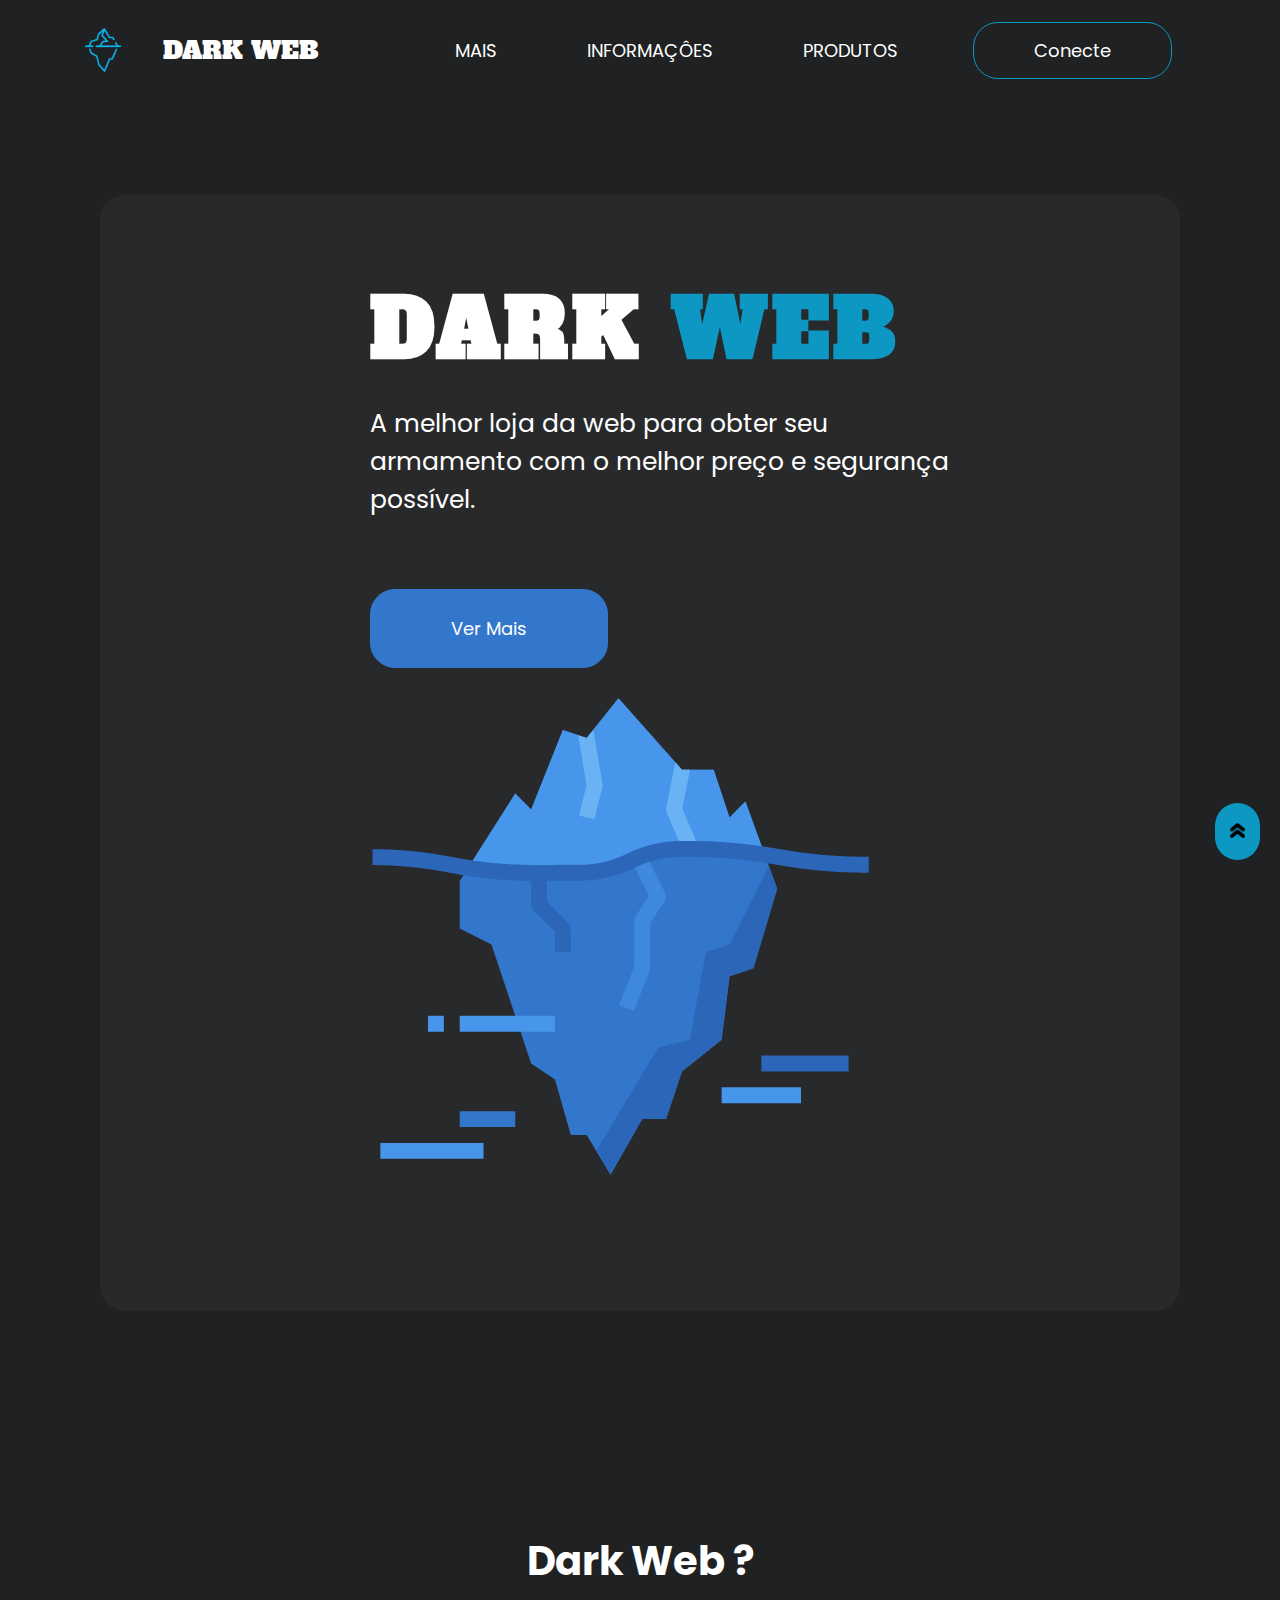
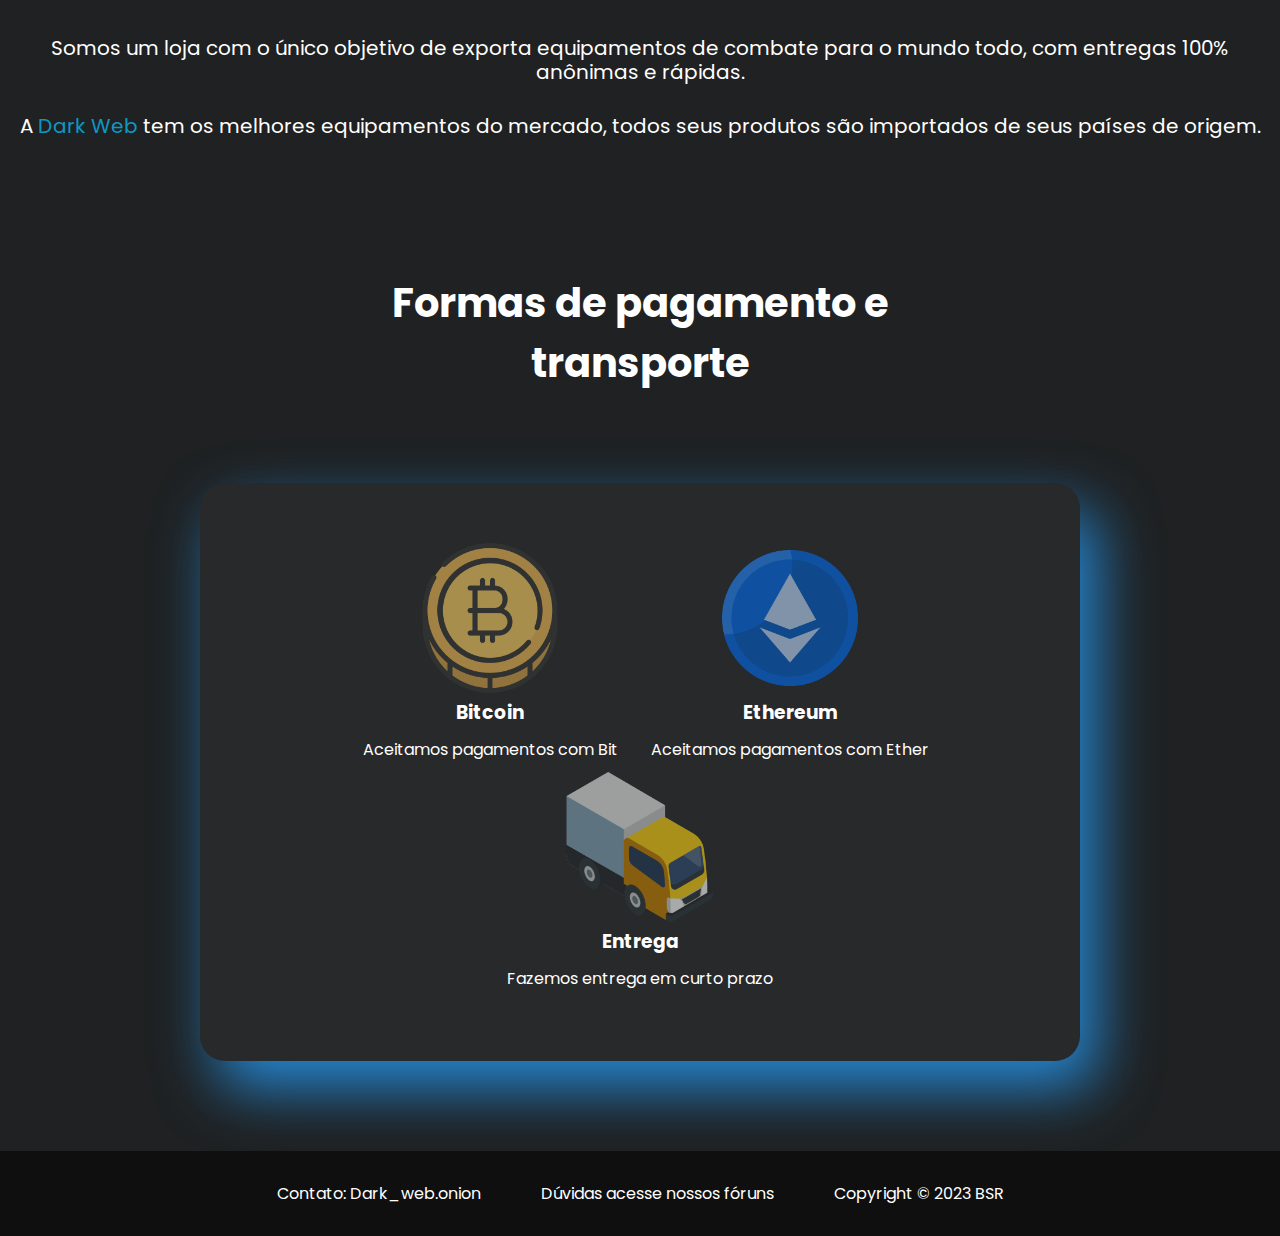
<file: index.html>
<!DOCTYPE html>
<html lang="pt-br">
<head>
    <meta charset="UTF-8">
    <meta http-equiv="X-UA-Compatible" content="IE=edge">
    <meta name="viewport" content="width=device-width, initial-scale=1.0">
    <link rel="icon" href="icons/iceberg.png">
    <title>Dark Web</title>
    <link rel="stylesheet" href="css/Dark.css">
</head>
<body>
    <header>
        <div class="logo">
            <img src="icons/iceberg.png" alt="icon-logo" class="logo-icon">
            <span><a href="index.html" id="home">DARK WEB</a></span>
        </div>

        <ul>
            <li><a href="#mais">MAIS</a></li>
            <li><a href="info_index.html">INFORMAÇÔES</a></li>
            <li><a href="produtos_index.html">PRODUTOS</a></li>
            <li><a href="login_index.html" class="button-login">Conecte</a></li>
        </ul>
    </header>

    <main>
        <section class="home">
            <div class="text-home">
                <h1>DARK <span class="color">WEB</span></h1>
                <p>A melhor loja da web para obter seu armamento com o melhor preço e segurança possível.</p>
                <a href="produtos_index.html" class="button">Ver Mais</a>
            </div>

            <div class="banner-img">
                <img src="img/Iceberg banner.png" alt="banner-iceberg">
            </div>
        </section>

        <section class="about" id="mais">
            <h2>Dark Web ?</h2>
            <p>Somos um loja com o único objetivo de exporta equipamentos de combate para o mundo todo, com entregas 100% anônimas e rápidas.</p>
            <p>A <span class="color">Dark Web</span> tem os melhores equipamentos do mercado, todos seus produtos são importados de seus países de origem.</p>
        </section>

        <!--Cards-->
        <section class="servico">
            <h2>Formas de pagamento e transporte</h2>
            <div class="container-cards">
                <div class="card bit">
                    <div class="img-icon">
                        <img src="icons/bit-icon.png" alt="bit">
                    </div>
                    <div class="info">
                        <h3>Bitcoin</h3>
                        <p>Aceitamos pagamentos com Bit</p>
                    </div>
                </div>

                <div class="card bit">
                    <div class="img-icon">
                        <img src="icons/ether-icon.png" alt="bit">
                    </div>
                    <div class="info">
                        <h3>Ethereum</h3>
                        <p>Aceitamos pagamentos com Ether</p>
                    </div>
                </div>

                <div class="card bit">
                    <div class="img-icon">
                        <img src="icons/entrega-icon.png" alt="bit">
                    </div>
                    <div class="info">
                        <h3>Entrega</h3>
                        <p>Fazemos entrega em curto prazo</p>
                    </div>
                </div>
            </div>
        </section>
        <a href="#home" class="seta-icon-a"><img src="icons/seta-icon.png" alt="icon-home" class="seta-icon"></a>
    </main>
    <footer>
        <ul>
            <li>Contato: Dark_web.onion</li>
            <li>Dúvidas acesse nossos fóruns</li>
            <li>Copyright © 2023 BSR</li>
        </ul>
    </footer>
</body>
</html>
</file>
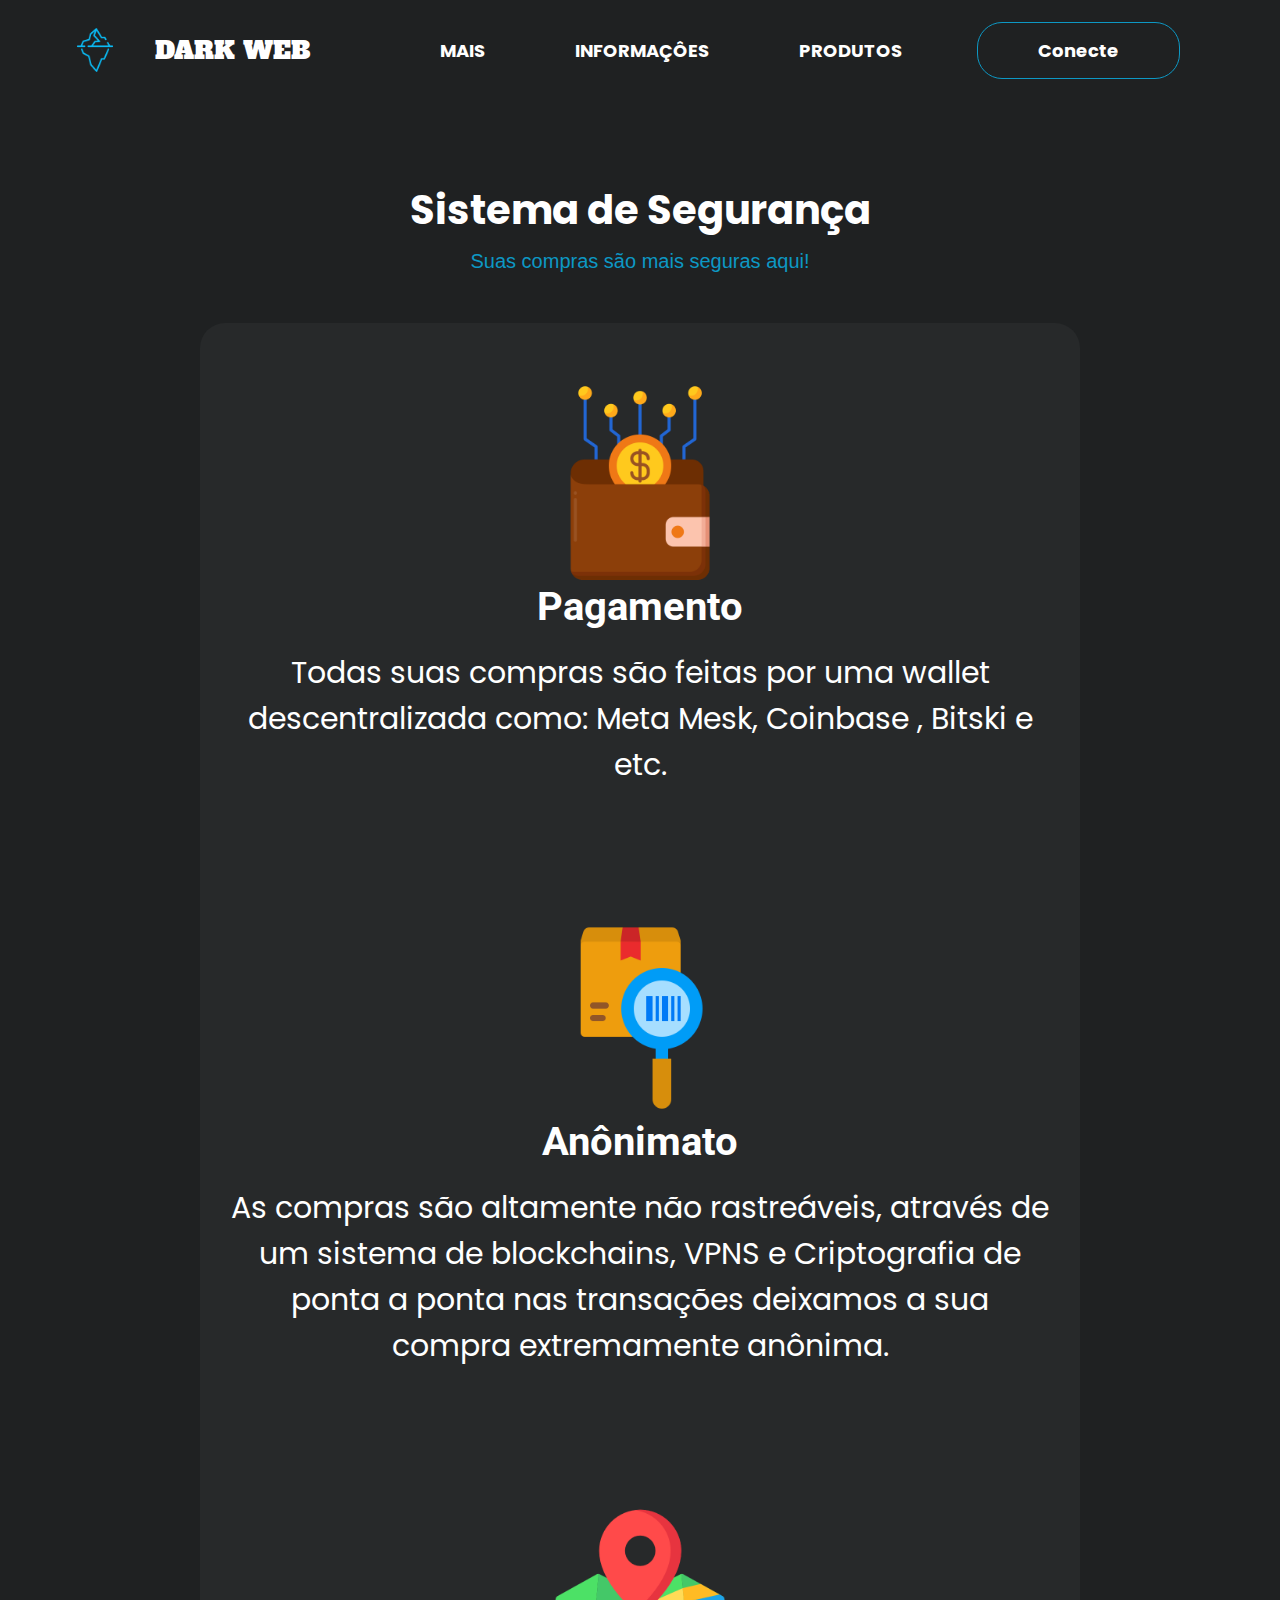
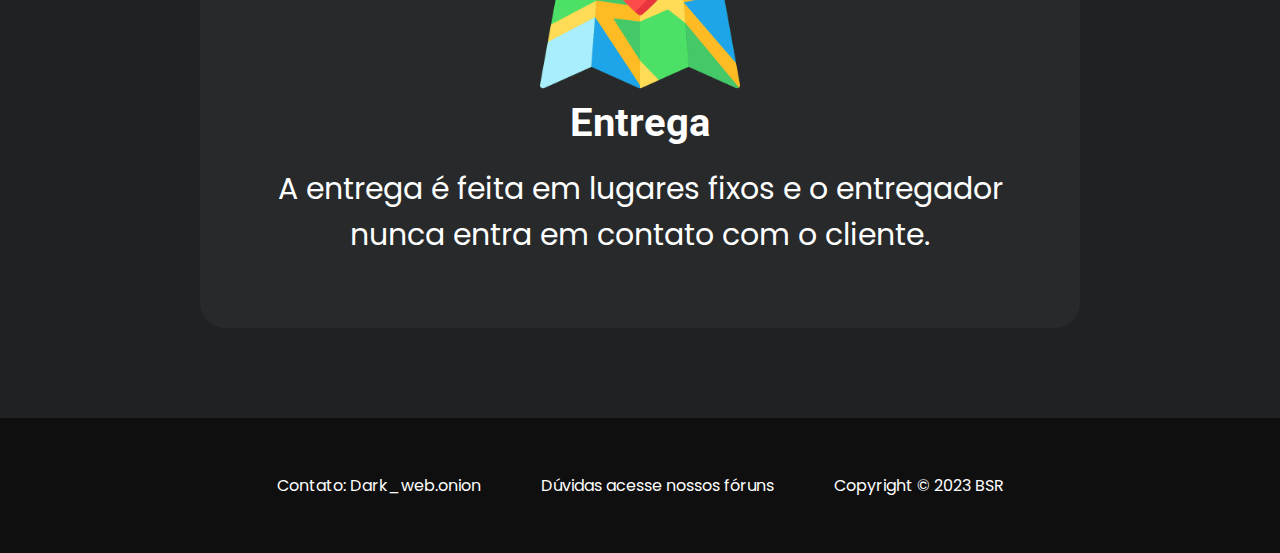
<file: info_index.html>
<!DOCTYPE html>
<html lang="pt-br">
<head>
    <meta charset="UTF-8">
    <meta http-equiv="X-UA-Compatible" content="IE=edge">
    <meta name="viewport" content="width=device-width, initial-scale=1.0">
    <link rel="icon" href="icons/iceberg.png">
    <link rel="stylesheet" href="css/info.css">
    <title>Dark Web-Informações</title>
</head>
<body>
    <header>
        <div class="logo">
            <img src="icons/iceberg.png" alt="icon-logo" class="logo-icon">
            <span><a href="index.html" id="home">DARK WEB</a></span>
        </div>

        <ul>
            <li><a href="index.html">MAIS</a></li>
            <li><a href="#info">INFORMAÇÔES</a></li>
            <li><a href="produtos_index.html">PRODUTOS</a></li>
            <li><a href="login_index.html" class="button-login">Conecte</a></li>
        </ul>
    </header>

    <main>
        <div class="icon-topo">
            <h1>Sistema de Segurança</h1>
            <p class="topo-p">Suas compras são mais seguras aqui!</p>
        </div>

        <article class="container-infor" id="info">
            <div class="info-icon">
                <img src="icons/carteira-digital.png" alt="wallet" class="icons-info">
                <h3>Pagamento</h3>
                <p>Todas suas compras são feitas por uma wallet descentralizada como: Meta Mesk, Coinbase , Bitski e etc.</p>
            </div>

            <div class="info-icon">
                <img src="icons/rastreio-icon.png" alt="wallet" class="icons-info">
                <h3>Anônimato</h3>
                <p>As compras são altamente não rastreáveis, através de um sistema de blockchains, VPNS e Criptografia de ponta a ponta nas transações deixamos a sua compra extremamente anônima.</p>
            </div>

            <div class="info-icon">
                <img src="icons/loc-icon.png" alt="wallet" class="icons-info">
                <h3>Entrega</h3>
                <p>A entrega é feita em lugares fixos e o entregador nunca entra em contato com o cliente.</p>
            </div>
        </article>
    </main>
    <footer>
        <ul>
            <li>Contato: Dark_web.onion</li>
            <li>Dúvidas acesse nossos fóruns </li>
            <li>Copyright © 2023 BSR</li>
        </ul>
    </footer>
</body>
</html>
</file>
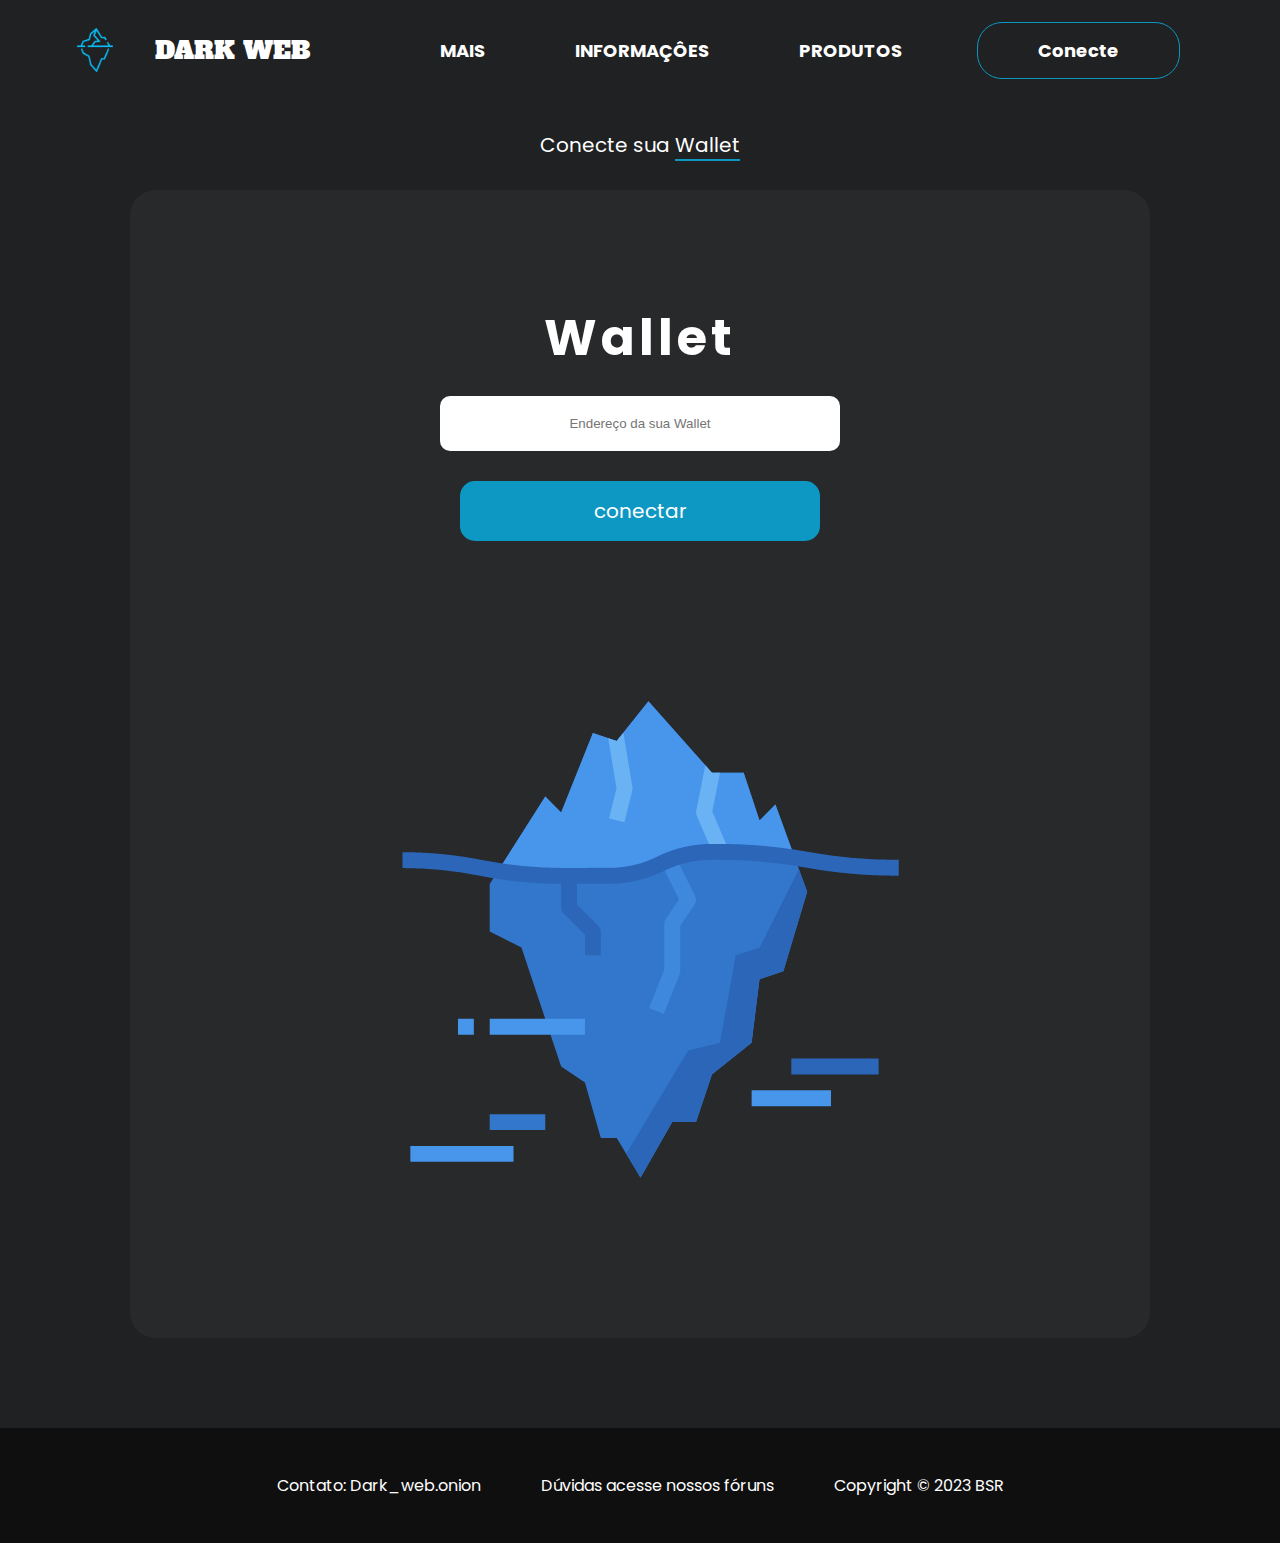
<file: login_index.html>
<!DOCTYPE html>
<html lang="pt-br">
<head>
    <meta charset="UTF-8">
    <meta http-equiv="X-UA-Compatible" content="IE=edge">
    <meta name="viewport" content="width=device-width, initial-scale=1.0">
    <link rel="icon" href="icons/iceberg.png">
    <link rel="stylesheet" href="css/login.css">
    <title>Dark Web- Login</title>
</head>
<body>
    <header>
        <div class="logo">
            <img src="icons/iceberg.png" alt="icon-logo" class="logo-icon">
            <span><a href="index.html" id="home">DARK WEB</a></span>
        </div>

        <ul>
            <li><a href="index.html">MAIS</a></li>
            <li><a href="info_index.html">INFORMAÇÔES</a></li>
            <li><a href="produtos_index.html">PRODUTOS</a></li>
            <li><a href="#login" class="button-login">Conecte</a></li>
        </ul>
    </header>

    <main id="login">
        <p>Conecte sua <span class="txt-info">Wallet</span></p>
        <section class="container">
            <div class="login">
                <h1>Wallet</h1>
                <form action="#" method="#" class="form">
                    <input type="text" placeholder="Endereço da sua Wallet" class="endereco">
                    <input type="submit" value="conectar" class="button">
                </form>
            </div>

            <div class="banner">
                <img src="img/Iceberg banner.png">
            </div>
        </section>
    </main>
    <footer>
        <ul>
            <li>Contato: Dark_web.onion</li>
            <li>Dúvidas acesse nossos fóruns</li>
            <li>Copyright © 2023 BSR</li>
        </ul>
    </footer>
</body>
</body>
</html>
</file>
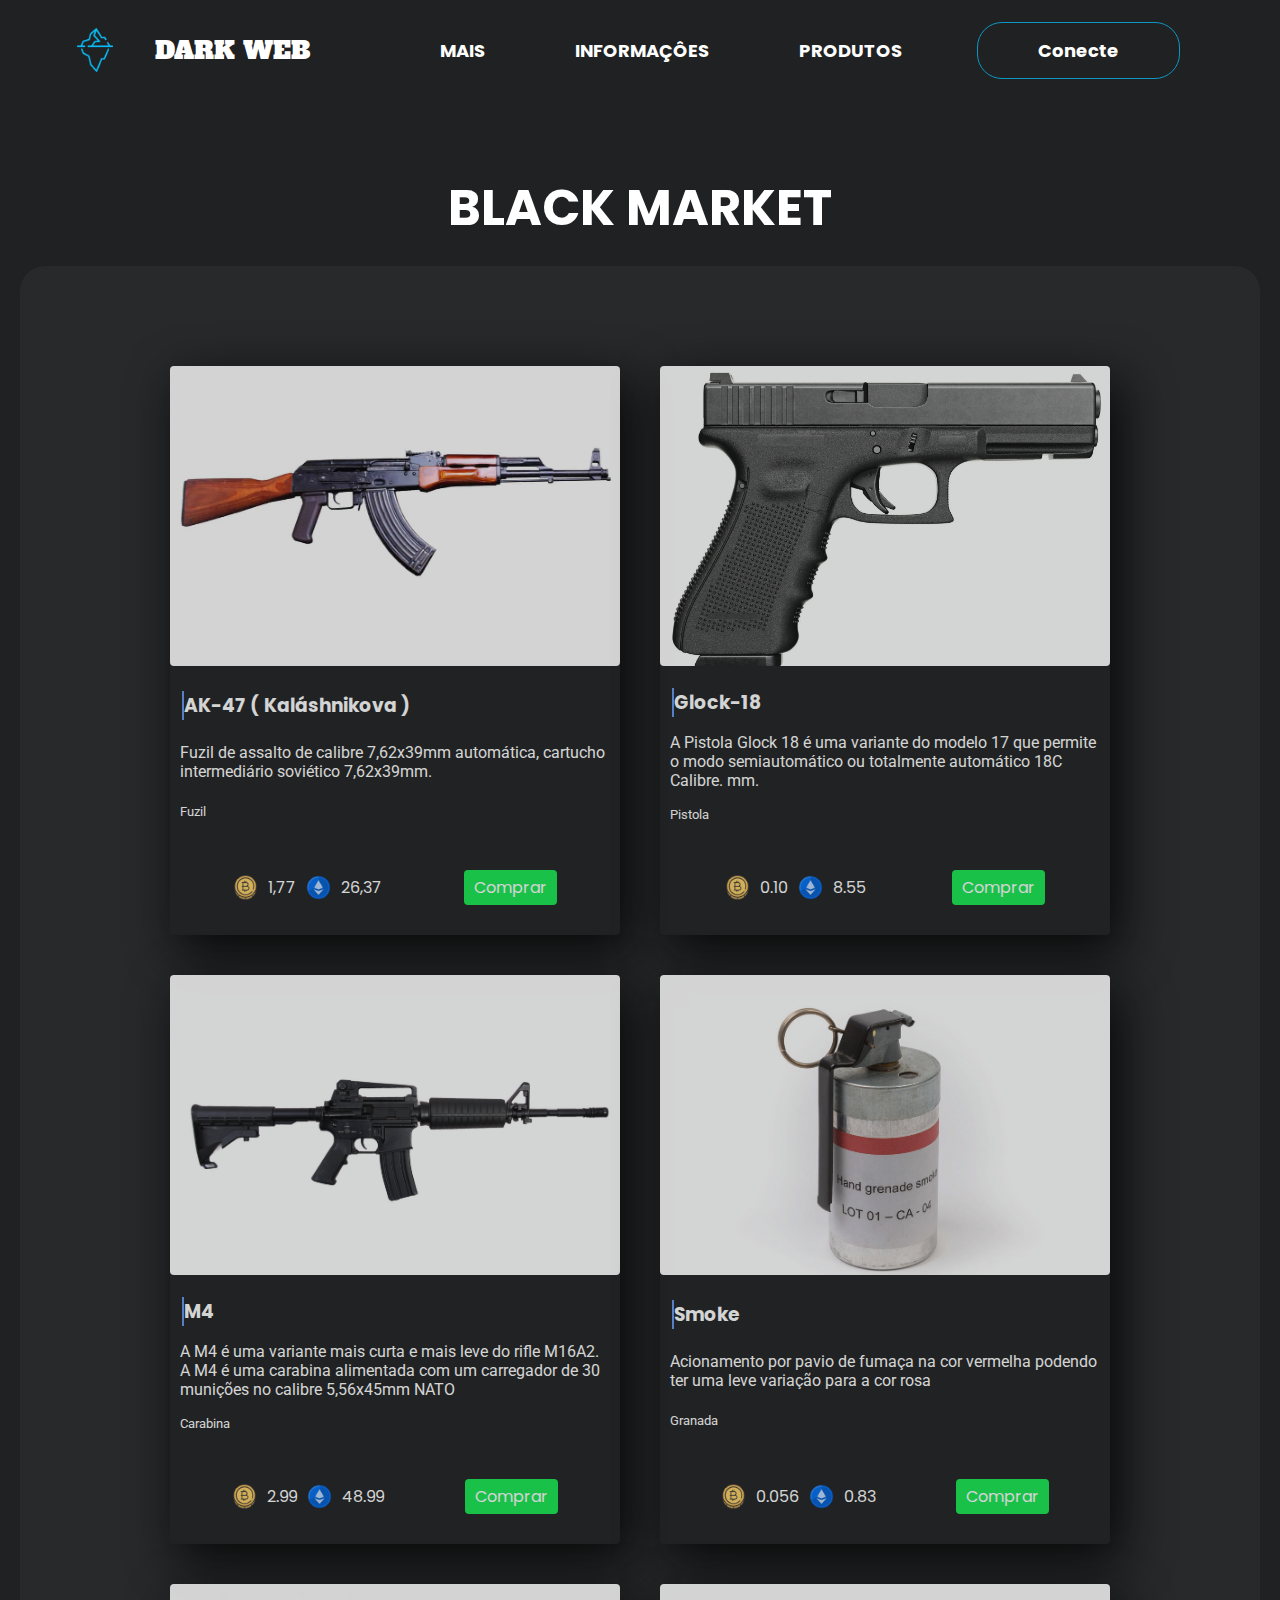
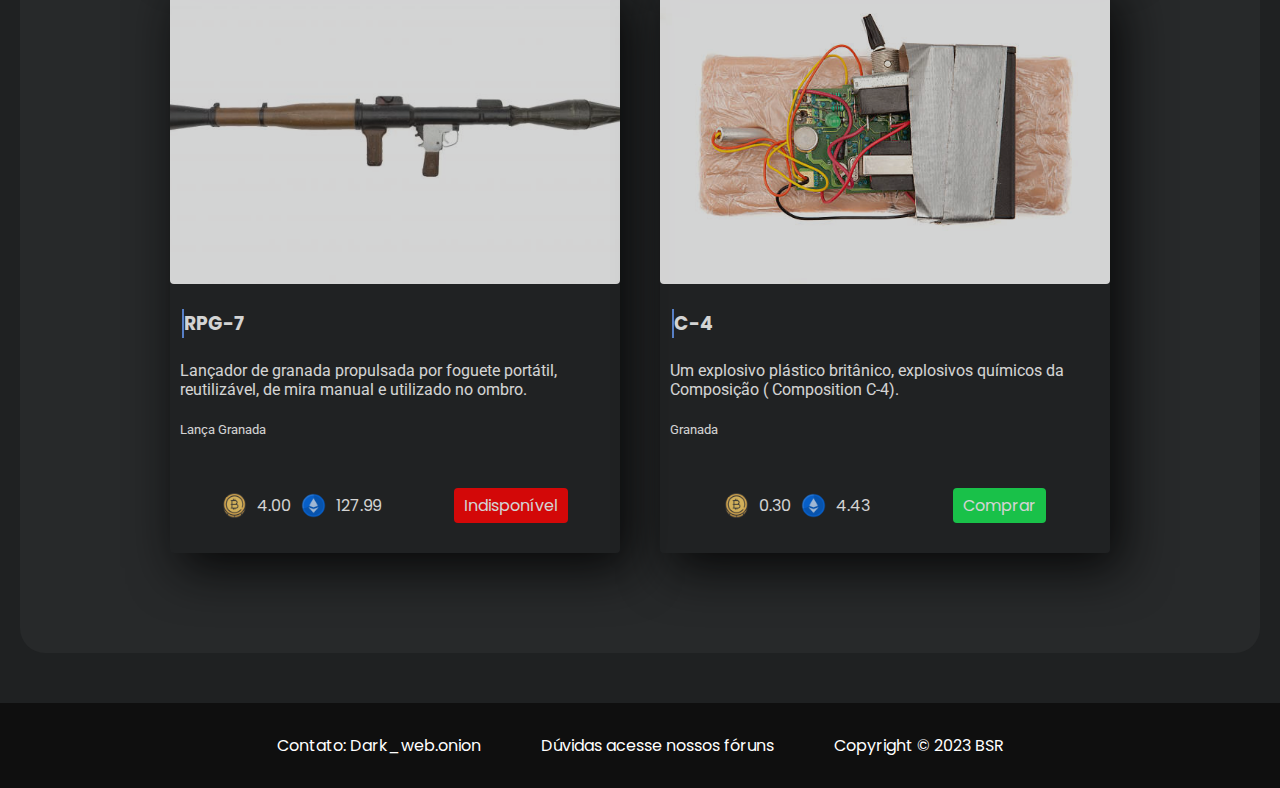
<file: produtos_index.html>
<!DOCTYPE html>
<html lang="en">
<head>
    <meta charset="UTF-8">
    <meta http-equiv="X-UA-Compatible" content="IE=edge">
    <meta name="viewport" content="width=device-width, initial-scale=1.0">
    <link rel="icon" href="icons/iceberg.png">
    <link rel="stylesheet" href="css/produtos.css">
    <title>Dark Web-Produtos</title>
</head>
<body>
    <header>
        <div class="logo">
            <img src="icons/iceberg.png" alt="icon-logo" class="logo-icon">
            <span><a href="index.html" id="home">DARK WEB</a></span>
        </div>

        <ul>
            <li><a href="index.html">MAIS</a></li>
            <li><a href="info_index.html">INFORMAÇÔES</a></li>
            <li><a href="#card">PRODUTOS</a></li>
            <li><a href="login_index.html" class="button-login">Conecte</a></li>
        </ul>
    </header>

    <main>
        <div class="title">
            <h1>BLACK MARKET</h1>
        </div>

        <section class="container" id="card">
            <div class="cards-produto">
                <div class="img-container">
                    <img src="img/Ak-47.jpg" alt="AK-47" class="img">
                </div>
                <div class="info">
                    <h3>AK-47 ( Kaláshnikova )</h3>
                    <p>Fuzil de assalto de calibre 7,62x39mm  automática, cartucho intermediário soviético 7,62x39mm.</p>
                    <small>Fuzil</small>
                </div>
                <div class="container-preco">
                    <div class="preco">
                        <img src="icons/bit-icon.png" class="icon">
                        <span>1,77</span>
                        <img src="icons/ether-icon.png" class="icon">
                        <span>26,37</span>
                    </div>
                    <div class="button">
                        <p>Comprar</p>
                    </div>
                </div>
            </div>

            <div class="cards-produto">
                <div class="img-container">
                    <img src="img/Glock-18.jpeg" alt="AK-47" class="img">
                </div>
                <div class="info">
                    <h3>Glock-18</h3>
                    <p>A Pistola Glock 18 é uma variante do modelo 17 que permite o modo semiautomático ou totalmente automático 18C Calibre. mm.</p>
                    <small>Pistola</small>
                </div>
                <div class="container-preco">
                    <div class="preco">
                        <img src="icons/bit-icon.png" class="icon">
                        <span>0.10</span>
                        <img src="icons/ether-icon.png" class="icon">
                        <span>8.55</span>
                    </div>
                    <div class="button">
                        <p>Comprar</p>
                    </div>
                </div>
            </div>

            <div class="cards-produto">
                <div class="img-container">
                    <img src="img/M4s.jpg" width="600px" alt="AK-47" class="img-4">
                </div>
                <div class="info">
                    <h3>M4</h3>
                    <p>A M4 é uma variante mais curta e mais leve do rifle M16A2. A M4 é uma carabina alimentada com um carregador de 30 munições no calibre  5,56x45mm NATO</p>
                    <small>Carabina</small>
                </div>
                <div class="container-preco">
                    <div class="preco">
                        <img src="icons/bit-icon.png" class="icon">
                        <span>2.99</span>
                        <img src="icons/ether-icon.png" class="icon">
                        <span>48.99</span>
                    </div>
                    <div class="button">
                        <p>Comprar</p>
                    </div>
                </div>
            </div>

            <div class="cards-produto">
                <div class="img-container">
                    <img src="img/Granade Smoke.jpg" width="600px" alt="AK-47" class="img">
                </div>
                <div class="info">
                    <h3>Smoke</h3>
                    <p>Acionamento por pavio de fumaça na cor vermelha podendo ter uma leve variação para a cor rosa</p>
                    <small>Granada</small>
                </div>
                <div class="container-preco">
                    <div class="preco">
                        <img src="icons/bit-icon.png" class="icon">
                        <span>0.056</span>
                        <img src="icons/ether-icon.png" class="icon">
                        <span>0.83</span>
                    </div>
                    <div class="button">
                        <p>Comprar</p>
                    </div>
                </div>
            </div>

            <div class="cards-produto">
                <div class="img-container">
                    <img src="img/RPG.jpg" width="600px" alt="AK-47" class="img">
                </div>
                <div class="info">
                    <h3>RPG-7</h3>
                    <p>Lançador de granada propulsada por foguete portátil, reutilizável, de mira manual e utilizado no ombro.</p>
                    <small>Lança Granada</small>
                </div>
                <div class="container-preco">
                    <div class="preco">
                        <img src="icons/bit-icon.png" class="icon">
                        <span>4.00</span>
                        <img src="icons/ether-icon.png" class="icon">
                        <span>127.99</span>
                    </div>
                    <div class="button-red">
                        <p class="red">Indisponível</p>
                    </div>
                </div>
            </div>

            <div class="cards-produto">
                <div class="img-container">
                    <img src="img/C4.jpg" width="600px" alt="AK-47" class="img">
                </div>
                <div class="info">
                    <h3>C-4</h3>
                    <p>Um explosivo plástico britânico, explosivos químicos da Composição ( Composition C-4).</p>
                    <small>Granada</small>
                </div>
                <div class="container-preco">
                    <div class="preco">
                        <img src="icons/bit-icon.png" class="icon">
                        <span>0.30</span>
                        <img src="icons/ether-icon.png" class="icon">
                        <span>4.43</span>
                    </div>
                    <div class="button">
                        <p>Comprar</p>
                    </div>
                </div>
            </div>
        </section>
    </main>
    <footer>
        <ul>
            <li>Contato: Dark_web.onion</li>
            <li>Dúvidas acesse nossos fóruns</li>
            <li>Copyright © 2023 BSR</li>
        </ul>
    </footer>
</body>
</html>
</file>
<file: css/Dark.css>
@import url('https://fonts.googleapis.com/css2?family=Poppins:wght@700&display=swap');
@import url('https://fonts.googleapis.com/css2?family=Secular+One&display=swap');
@import url('https://fonts.googleapis.com/css2?family=Alfa+Slab+One&display=swap');
@import url('https://fonts.googleapis.com/css2?family=Anton&display=swap');
*{
    padding: 0px;
    margin: 0px;
    box-sizing: border-box;
    color: #fff;
}

body{
    background-color: #1f2122;
}

.logo-icon{
    margin-right: 20px;
    width: 50px;
}

.logo{
    display: flex;
    align-items: center;
}

header{
    width: 100%;
    height: 100px;
    display: flex;
    flex-wrap: wrap;
    justify-content: space-evenly;
    align-items: center;
    background-color: #1f2122;
    margin-bottom: 80px;
}

ul{
    display: flex;
    flex-flow: row wrap;
}

ul li{
    margin: 30px;
    list-style: none;
}

a{
    text-decoration: none;
    font-family: "Poppins";
    font-size: 18px;
    padding: 10px 15px;
    padding-bottom: 0px;
}

ul li a:hover{
    border-bottom: 1px solid #0d98c4;
}

span a{
    font-family: 'Alfa Slab One';
    font-size: 25px;
    font-weight: 400;
}

.button-login{
    border: 1px solid #0d98c4;
    padding: 15px 60px;
    border-radius: 25px;
}

.button-login:hover{
    transition: 1s;
    letter-spacing: 4px;
    background-color: #0d98c4;
}

.home{
    display: flex;
    margin: 95px auto;
    flex-direction: row;
    justify-content: space-evenly;
    align-items: center;
    flex-wrap: wrap;
    background-color: #27292a;
    border-radius: 25px;
    margin-left: 100px;
    margin-right: 100px;
    margin-bottom: 200px;
    padding: 80px 0px;
}

.text-home{
    margin-left: 60px;
    display: flex;
    flex-direction: column;
    align-items: flex-start;
}

.banner-img{
    margin-right: 60px;
    display: flex;
    align-items: flex-end;
}

h1{
    font-size: 80px;
    margin-bottom: 20px;
    font-family: 'Alfa Slab One';
    letter-spacing: 4px;
}

.color{
    color: #0d98c4;
}

.text-home p{
    font-size: 25px;
    font-family: 'Poppins';
    margin-bottom: 70px;
    width: 600px;
}

.button{
    padding: 25px 80px;
    border-radius: 25px;
    background-color: #37c;
    border: 1px solid #37c;
    font-size: 18px;
    font-family: 'Poppins';
}
/**segunda aparate do código**/

h2{
    padding: 20px 10px 0px 10px;
    font-size: 40px;
    max-width: 550px;
    margin: 0 auto;
    margin-bottom: 30px;
}

.about p{
    line-height: 24px;
    font-size: 20px;
    padding: 15px;
}

.about p, .about h2, .servico h2{
    color: rgb(255, 255, 255);
    font-family: 'Poppins';
    text-align: center;
}

.about{
    padding-bottom: 100px;
    margin-top: 200px;
}

/**Cards**/

.container-cards{
    display: flex;
    flex-direction: row;
    flex-wrap: wrap;
    justify-content: center;
    align-items: center;
    margin: 90px auto;
    background-color: #27292a;
    padding: 60px;
    margin-left: 200px;
    margin-right: 200px;
    border-radius: 25px;
    box-shadow:17px 27px 60px rgb(37, 136, 211);
}

.img-icon img{
    display: flex;
    width: 150px;
    margin: 0 auto;
    opacity: 0.6;
}

.img-icon img:hover{
    opacity: 1;
}

.card{
    width: 300px;
}

.info{
    width: 300px;
    text-align: center;
}

.info p, h3{
    margin: 5px 7px 10px 7px ;
    font-family: 'Poppins';
}

footer{
    display: flex;
    justify-content: center;
    background-color: #0f0f0f;
    font-family: 'Poppins';
}

.seta-icon-a{
    bottom: 40px;
    right: 20px;
    position: fixed;
    padding: 15px 15px;
    background-color: #0d98c4;
    border-radius: 300px 300px 300px 300px;
}

.seta-icon{
    width: 15px;
}
</file>
<file: css/info.css>
@import url('https://fonts.googleapis.com/css2?family=Poppins:wght@500&display=swap');
@import url('https://fonts.googleapis.com/css2?family=Poppins:wght@700&display=swap');
@import url('https://fonts.googleapis.com/css2?family=Secular+One&display=swap');
@import url('https://fonts.googleapis.com/css2?family=Alfa+Slab+One&display=swap');
@import url('https://fonts.googleapis.com/css2?family=Anton&display=swap');
@import url('https://fonts.googleapis.com/css2?family=Roboto&display=swap');
*{
    padding: 0px;
    margin: 0px;
    box-sizing: border-box;
    color: #fff;
}

body{
    background-color: #1f2122;
}

.logo-icon{
    margin-right: 20px;
    width: 50px;
}

.logo{
    display: flex;
    align-items: center;
}

header{
    width: 100%;
    height: 100px;
    display: flex;
    flex-wrap: wrap;
    justify-content: space-evenly;
    align-items: center;
    background-color: #1f2122;
    margin-bottom: 80px;
}

ul{
    display: flex;
    flex-flow: row wrap;
}

ul li{
    margin: 30px;
    list-style: none;
}

a{
    text-decoration: none;
    font-family: "Poppins";
    font-size: 18px;
    padding: 10px 15px;
    padding-bottom: 0px;
}

ul li a{
    font-weight: 700;
}

ul li a:hover{
    border-bottom: 1px solid #0d98c4;
}

span a{
    font-family: 'Alfa Slab One';
    font-size: 25px;
}

.button-login{
    border: 1px solid #0d98c4;
    padding: 15px 60px;
    border-radius: 25px;
    
}

.button-login:hover{
    transition: 1s;
    letter-spacing: 4px;
    background-color: #0d98c4;
}

.icon-topo{
    width: 500px;
    margin: 0 auto;
}

.icon-topo img{
    width: 150px;
}

h1{
    font-size: 40px;
    letter-spacing: 0px;
    font-family: 'Poppins';
    text-align: center;
    margin-top: 20px;
    margin-bottom: 10px;
}

.topo-p{
    font-size: 20px;
    font-family: Helvetica;
    text-align: center;
    margin-bottom: 50px;
    color: #0d98c4;
}

.container-infor{
    background-color: #27292a;
    display: flex;
    flex-direction: column;
    justify-content: center;
    flex-wrap: wrap;
    align-items: center;
    margin-left: 200px;
    margin-right: 200px;
    border-radius: 25px;
}

.info-icon{
    display: flex;
    flex-flow: column wrap;
    justify-content: center;
    align-items: center;
    max-width: 1000px;
    text-align: center;
    margin-bottom: 40px;
    margin-top: 30px;
    padding: 30px;
}

.info-icon img{
    width: 200px;
}

.info-icon h3{
    font-size: 40px;
    font-family:'Roboto';
    padding: 0px 20px 20px 20px;
}

.info-icon p{
    font-size: 30px;
    font-family: 'Poppins';
}

footer{
    display: flex;
    justify-content: center;
    background-color: #0f0f0f;
    font-family: 'Poppins';
    margin-top: 90px;
    padding: 25px;
}
</file>
<file: css/login.css>
@import url('https://fonts.googleapis.com/css2?family=Roboto&display=swap');
@import url('https://fonts.googleapis.com/css2?family=Poppins:wght@700&display=swap');
@import url('https://fonts.googleapis.com/css2?family=Alfa+Slab+One&display=swap');
@import url('https://fonts.googleapis.com/css2?family=Poppins:wght@500&display=swap');
*{
    padding: 0px;
    margin: 0px;
    color: #fff;
}

body{
    background-color: #1f2122;
}

.logo-icon{
    margin-right: 20px;
    width: 50px;
}

.logo{
    display: flex;
    align-items: center;
}

header{
    width: 100%;
    height: 100px;
    display: flex;
    flex-wrap: wrap;
    justify-content: space-evenly;
    align-items: center;
    background-color: #1f2122;
    margin-bottom: 20px;
}

ul{
    display: flex;
    flex-flow: row wrap;
}

ul li{
    margin: 30px;
    list-style: none;
}

a{
    text-decoration: none;
    font-family: "Poppins";
    font-size: 18px;
    padding: 10px 15px;
    padding-bottom: 0px;
}

ul li a{
    font-weight: 700;
}

ul li a:hover{
    border-bottom: 1px solid #0d98c4;
}

span a{
    font-family: 'Alfa Slab One';
    font-size: 25px;
}

.button-login{
    border: 1px solid #0d98c4;
    padding: 15px 60px;
    border-radius: 25px;
}

.button-login:hover{
    transition: 1s;
    letter-spacing: 4px;
    background-color: #0d98c4;
}

 /**parte login**/

p{
    text-align: center;
    font-family: "Poppins";
    font-size: 20px;
}

.txt-info{
    border-bottom: 2px solid #0d98c4;
}

main{
    margin-top: 30px;
}

 h1{
    text-align: center;
    font-family: 'Poppins';
    font-size: 50px;
    margin-top: 10px;
    letter-spacing: 4px;
    margin-bottom: 20px;
 }

section{
    display: flex;
    flex-flow: row wrap;
    justify-content: center;
    align-items: center;
    background-color: #27292a;
    margin: 30px 130px;
    border-radius: 25px;
    padding: 100px 30px;
    gap: 130px;
 }

 .login, .form{
    display: flex;
    flex-flow: column wrap;
 }

 .endereco{
    width: 400px;
    padding: 20px 0px;
    border-radius: 10px;
    margin: 0px 30px;
    color: black;
    margin-bottom: 30px;
    border: none;
    text-align: center;
    align-items: center;
 }


 .button{
    padding: 15px 40px;
    border-radius: 15px;
    font-family: 'Poppins';
    margin: 0px 50px;
    font-size: 20px;
    background-color: #0d98c4;
    border: none;
    cursor: pointer;
 }

 .button:hover{
    transition: 1s;
    letter-spacing: 4px;
    box-shadow: 1px 1px 50px #0d98c4;
 }

 footer{
    display: flex;
    justify-content: center;
    background-color: #0f0f0f;
    font-family: 'Poppins';
    margin-top: 90px;
    padding: 15px;
}
</file>
<file: css/produtos.css>
@import url('https://fonts.googleapis.com/css2?family=Roboto&display=swap');
@import url('https://fonts.googleapis.com/css2?family=Poppins:wght@700&display=swap');
@import url('https://fonts.googleapis.com/css2?family=Alfa+Slab+One&display=swap');
@import url('https://fonts.googleapis.com/css2?family=Poppins:wght@500&display=swap');
*{
    padding: 0px;
    margin: 0px;
    color: #fff;
}

body{
    background-color: #1f2122;
}

.logo-icon{
    margin-right: 20px;
    width: 50px;
}

.logo{
    display: flex;
    align-items: center;
}

header{
    width: 100%;
    height: 100px;
    display: flex;
    flex-wrap: wrap;
    justify-content: space-evenly;
    align-items: center;
    background-color: #1f2122;
    margin-bottom: 20px;
}

ul{
    display: flex;
    flex-flow: row wrap;
}

ul li{
    margin: 30px;
    list-style: none;
}

a{
    text-decoration: none;
    font-family: "Poppins";
    font-size: 18px;
    padding: 10px 15px;
    padding-bottom: 0px;
}

ul li a{
    font-weight: 700;
}

ul li a:hover{
    border-bottom: 1px solid #0d98c4;
}

span a{
    font-family: 'Alfa Slab One';
    font-size: 25px;
}

.button-login{
    border: 1px solid #0d98c4;
    padding: 15px 60px;
    border-radius: 25px;
}

.button-login:hover{
    transition: 1s;
    letter-spacing: 4px;
    background-color: #0d98c4;
}

/**conteúdo dos cards**/

.title{
    margin-bottom: 20px;
}

h1{
    font-size: 50px;
    text-align: center;
    font-family: 'Poppins';
    font-weight: 700;
    max-width: 500px;
    margin: 0 auto;
}

h1:hover{
    transition: 1s;
    letter-spacing: 4px;
    text-shadow:1px 1px 25px #000000;
}

main{
    display: flex;
    flex-direction: column;
    justify-content: center;
    flex-wrap: wrap;
    align-items: center;
    padding: 50px 20px;
}

.container{
    display: flex;
    flex-direction: row;
    flex-wrap: wrap;
    justify-content: space-between;
    background-color: #27292a;
    gap: 40px;
    border-radius: 25px;
    padding: 100px 150px;
}

.cards-produto{
    flex: 1 1 300px;
    border-radius: 4px;
    box-shadow: 10px 15px 50px #000000;
    background-color: #1f2122;
    flex-wrap: wrap;
    opacity: 0.8;
}

.cards-produto:hover{
    opacity: 1.0;
}

.icon{
    width: 25px;
}

.img-container img{
    width: 100%;
    height: 300px;
    object-fit: cover;
    border-radius: 4px;
}

.info{
    display: flex;
    flex-direction: column;
    flex-wrap: wrap;
    height: 150px;
    padding: 10px;
    justify-content: space-around;
}

.info h3{
    font-family: 'Poppins';
    border-left: 2px solid cornflowerblue;
    margin-left: 2px;
}

.info p, small{
    font-family: 'Roboto';
}

.container-preco{
    display: flex;
    flex-flow: row wrap;
    justify-content: space-evenly;
    align-items: center;
    gap: 20px;
    padding-top: 30px;
    padding-bottom: 30px;
}

.preco{
    display: flex;
    flex-flow: row wrap;
    gap: 10px;
    justify-content: space-between;
    align-items: center;
}

span{
    font-family: 'Poppins';
}

.button{
    font-family: 'Poppins';
}


.button p {
    padding: 5px 10px;
    background-color: rgb(22, 232, 81);
    border-radius: 4px;
    cursor: pointer;
}

.button p:hover{
    transition: 1s;
    letter-spacing: 4px;
    box-shadow: 1px 1px 50px rgb(26, 107, 49);
}

.red{
    font-family: 'Poppins';
    padding: 5px 10px;
    background-color: red;
    border-radius: 4px;
    cursor: pointer;
}

.red:hover{
    transition: 0.7s;
    letter-spacing: 3px;
    box-shadow: 1px 1px 50px rgb(115, 30, 7);
}

/**footer**/

footer{
    display: flex;
    justify-content: center;
    background-color: #0f0f0f;
    font-family: 'Poppins';
}
</file>
